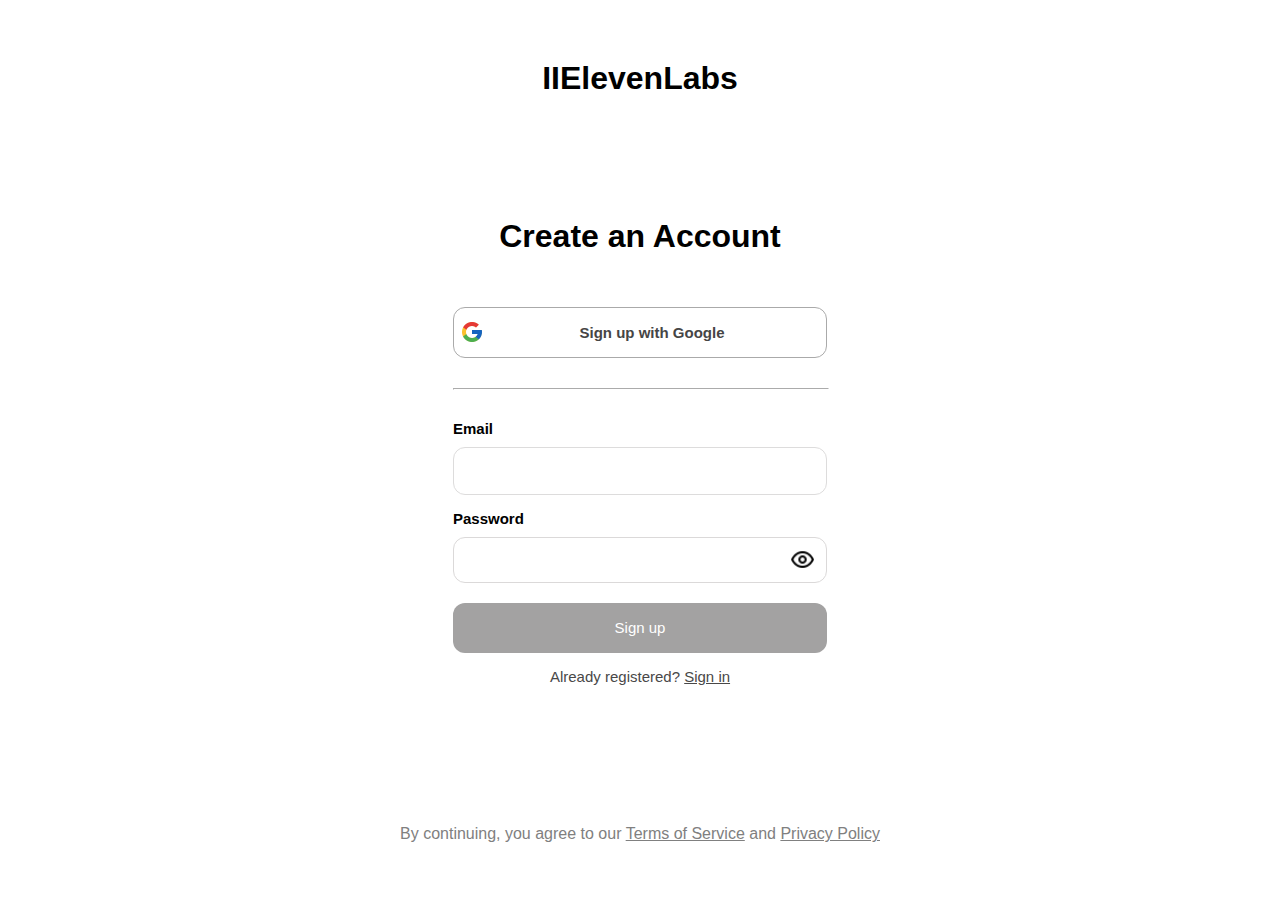
<file: 1.HTMLandCSS/IIELEVANLABS/index.html>
<!DOCTYPE html>
<html lang="en">

<head>
    <meta charset="UTF-8">
    <meta name="viewport" content="width=device-width, initial-scale=1.0">
    <link rel="stylesheet" href="solution.css">
    <title>IIElevenLabs</title>
</head>

<body>
    <center style="margin-top: 60px;">
        <h1>IIElevenLabs</h1>
    </center>
    <div class="page">
        <div class="container">
            <div class="content">
                <div style="display: flex; justify-content: center; margin: 30px 30px;">
                    <h1>Create an Account</h1>
                </div>
                <button
                    style="display: grid; grid-template-columns: 1fr 14fr; border-radius: 12px; background-color: white; border: 1px solid rgb(170, 170, 170); align-items: center;">
                    <img style="height: 24px;  margin: 0%; padding: 0%;" src="./icons8-google-48.png" alt="">
                    <p style="font-size: 15px; color: rgb(70, 69, 69); font-weight: 600;">Sign up with Google</p>
                </button>
                <hr style="border-color: rgb(255, 255, 255); width: 100%; margin: 30px 0;">
                <label for="" style="font-size: 15px; font-weight: 600;">Email</label>
                <input type=""
                    style="border-radius: 12px; border: 1px solid rgb(221, 220, 220); height: 44px; margin-top: 10px; padding-left: 17px; font-size: 15px;">
                <label for="" style="margin-top: 15px; font-size: 15px; font-weight: 600;">Password</label>
                <div style=" height: 44px; margin-top: 10px; display: flex; justify-content: space-evenly; align-items: center; border-radius: 12px; border: 1px solid rgb(219, 217, 217); gap: 110px;">
                    <input type="" style="border: none; font-size: 15px; height: 40px;  width: inherit;">
                    <img style="height: 25px;" src="./icons8-eye-24.png" alt="">
                </div>
                <button
                    style="border: none; background-color: rgb(163, 162, 162);  border-radius: 12px; margin-top: 20px; height: 50px; color: white; font-size: 15px; font-weight: 500;">Sign
                    up</button>
                <div
                    style="display: flex; justify-content: center; font-size: 15px; color: rgb(73, 72, 72);font-weight: 500;">
                    <p>Already registered? <u>Sign in</u></p>
                </div>
            </div>
        </div>
    </div>
    <center>
        <h4 style="color: gray; font-weight: 500; margin-top: 6%;">By continuing, you agree to our <u>Terms of Service</u> and <u>Privacy Policy</u></h4>
    </center>
</body>

</html>
</file>
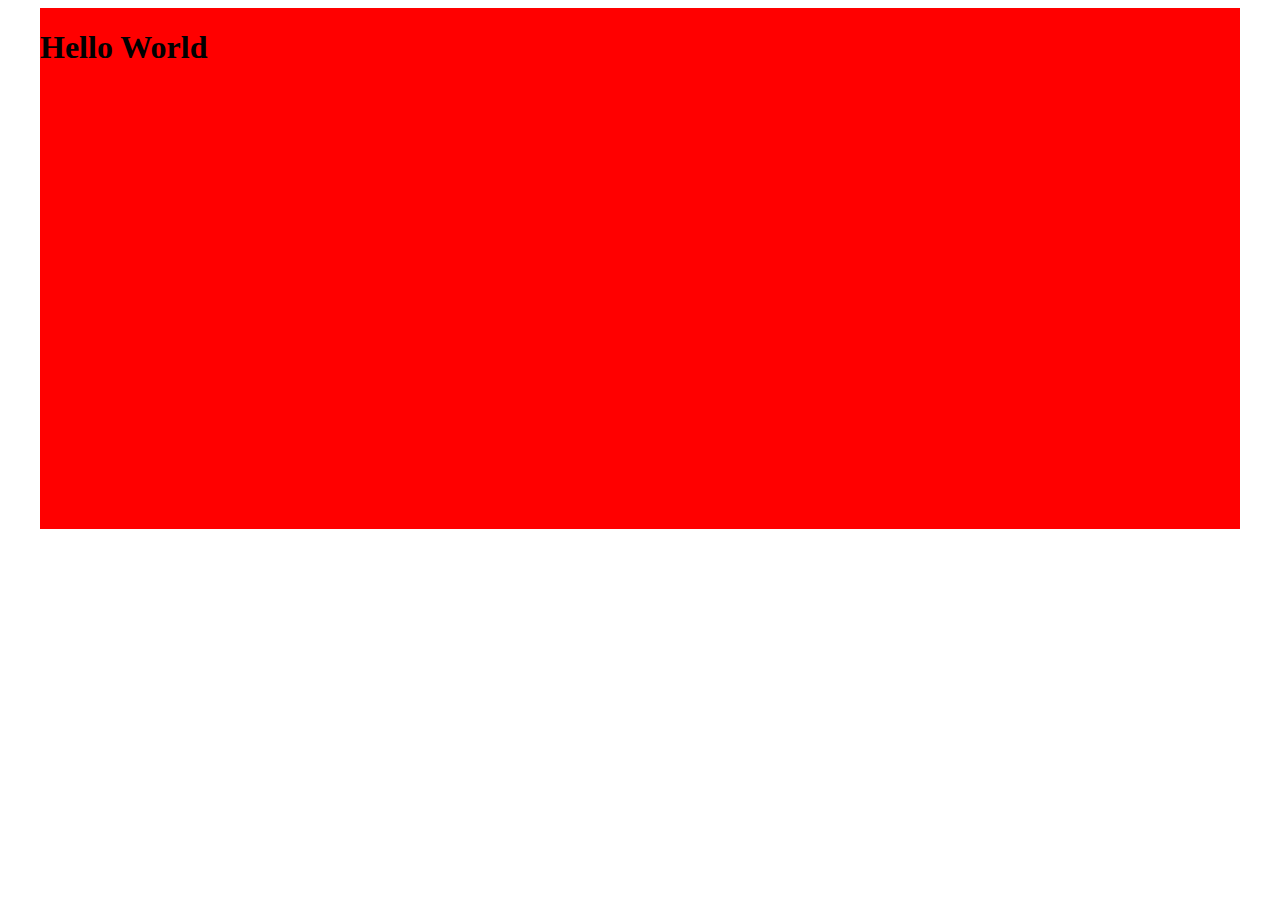
<file: HTML-CSS-Assignments/assignment-1/problems/0-horizontal-align/index.html>
<!DOCTYPE html>
<html lang="en">

<head>
    <meta charset="UTF-8">
    <meta name="viewport" content="width=device-width, initial-scale=1.0">
    <title>Horizontal Align</title>
    <style>
        .container {
            width: 1200px;
            /* margin: 0px auto; */
            background-color: red;
        }

        .content {
            height: 500px;
        }
    </style>
</head>

<body>
    <div style="display: flex; justify-content: center;">
        <div class="container">
            <div class="content">
                <h1>Hello World</h1>
            </div>
        </div>
    </div>

</body>

</html>
</file>
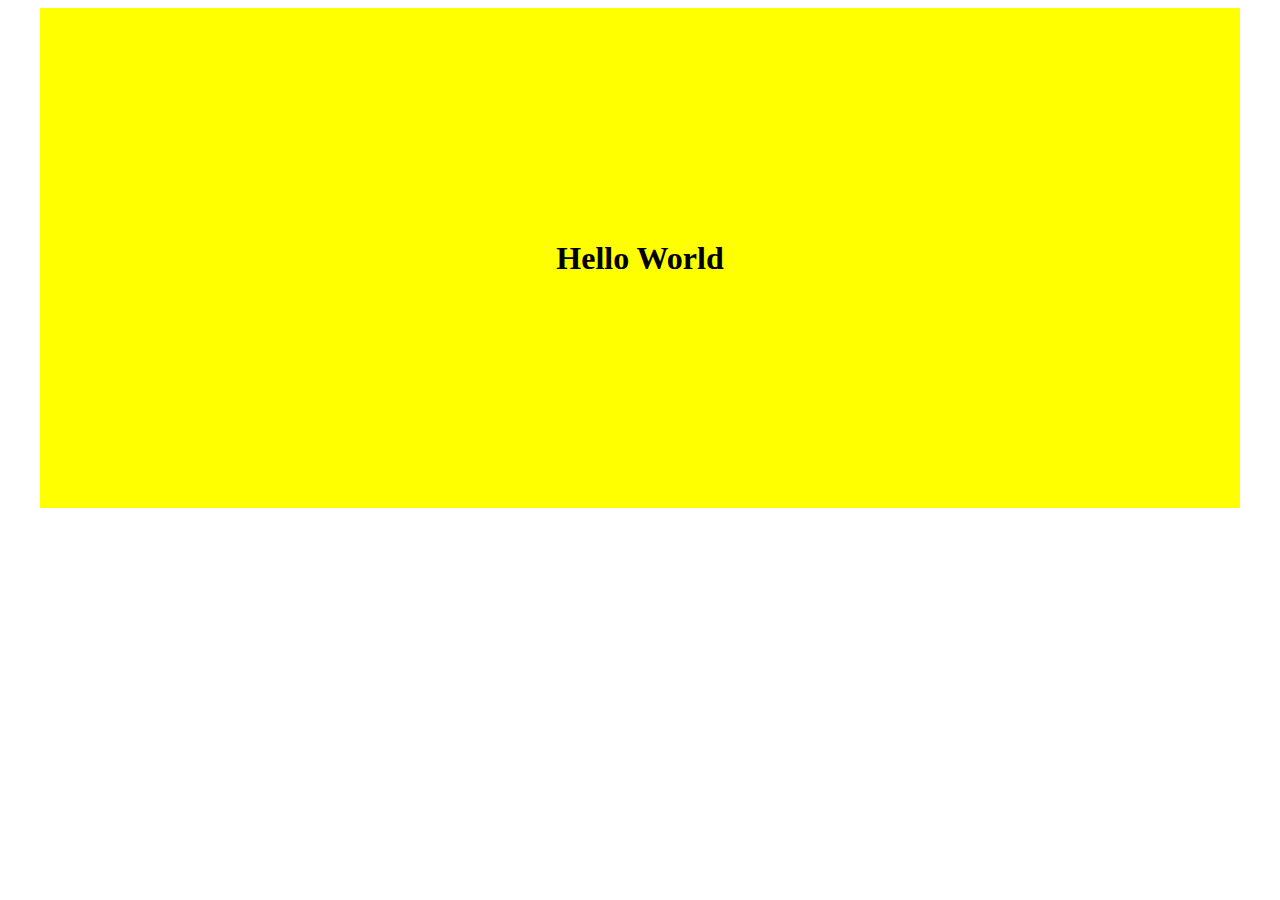
<file: HTML-CSS-Assignments/assignment-1/problems/1-vertical-align/index.html>
<!DOCTYPE html>
<html lang="en">

<head>
    <meta charset="UTF-8">
    <meta name="viewport" content="width=device-width, initial-scale=1.0">
    <title>Horizontal Align</title>
    <style>
        .container {
            width: 1200px;
            margin: 0 auto;
            background-color: red;
        }
        .content {
            height: 500px;
        }
        .vertical-center {
            display: flex;
            justify-content: center;
            height: 100%;
            flex-direction: column;
        }
        .horizontal-center {
            margin: 0 auto;
        }
    </style>
</head>

<body>
    <div class="container">
        <div class="content">
            <div class="vertical-center" style="background-color: yellow;">
                <div class="horizontal-center">
                    <h1>Hello World</h1>
                </div>
            </div>
        </div>
    </div>
</body>

</html>
</file>
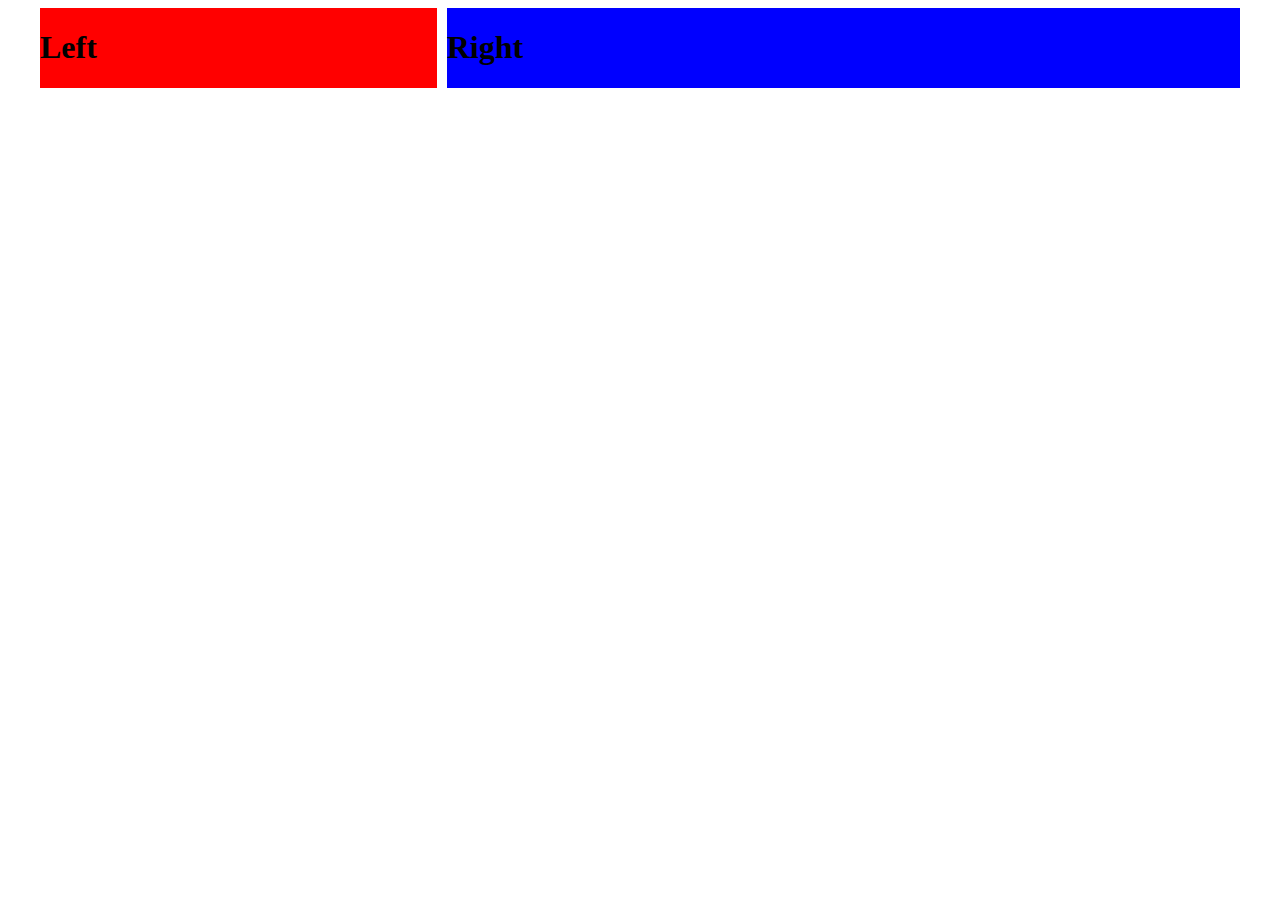
<file: HTML-CSS-Assignments/assignment-1/problems/3-grid-layout/index.html>
<!DOCTYPE html>
<html lang="en">

<head>
    <meta charset="UTF-8">
    <meta name="viewport" content="width=device-width, initial-scale=1.0">
    <title>Grid Layout</title>
    <style>
        .container {
            width: 1200px;
            margin: 0 auto;
            display: grid;
            grid-template-columns: 1fr 2fr;
            gap: 10px;  
        }

        .left {
            background-color: red;
        }

        .right {
            background-color: blue;
        }
    </style>
</head>

<body>
    <div class="container">
        <div class="left">
            <h1>Left</h1>
        </div>
        <div class="right">
            <h1>Right</h1>
        </div>
    </div>
</body>

</html>
</file>
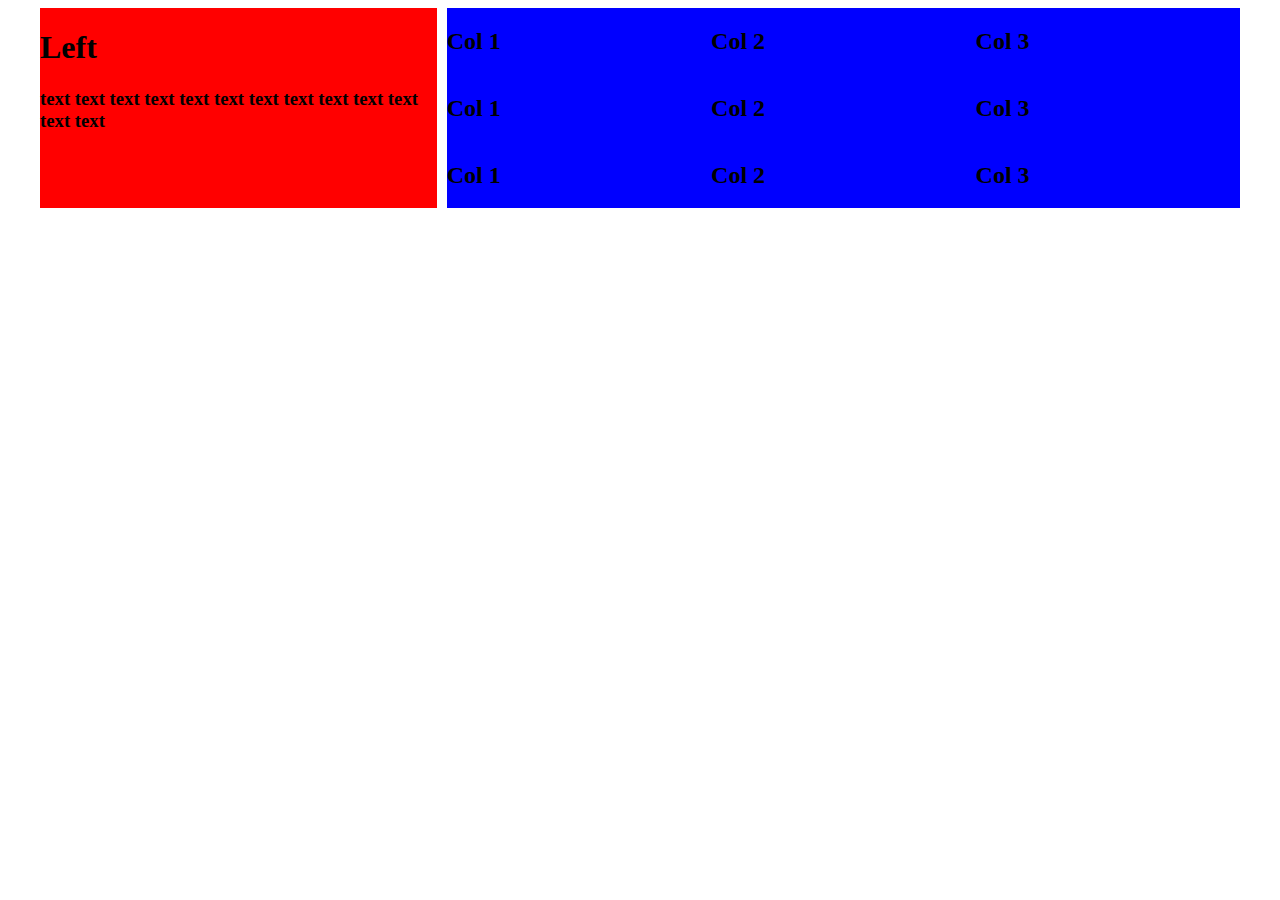
<file: HTML-CSS-Assignments/assignment-1/problems/4-more-complicated-grid/index.html>
<!DOCTYPE html>
<html lang="en">

<head>
    <meta charset="UTF-8">
    <meta name="viewport" content="width=device-width, initial-scale=1.0">
    <title>Grid Layout</title>
    <style>
        .container {
            width: 1200px;
            margin: 0 auto;
            display: grid;
            grid-template-columns: 1fr 2fr;
            gap: 10px;
        }

        .left {
            background-color: red;
        }

        .right {
            background-color: blue;
        }
        .vertical-center {
            display: flex;
            justify-content: center;
            align-items: center;
            height: 100%;
        }
        .horizontal-center {
            margin: 0 auto;
        }
        .grid1 {
            display: grid;
            grid-template-columns: 1fr 1fr 1fr;
        }
    </style>
</head>

<body>
    <div class="container">
        <div class="left">
            <div>
                <div class="horizontal-center">
                    <h1>Left</h1>
                </div>
                <div>
                    <h3>
                    text text text text text text text text text text text text text
                    </h3>
                </div>
            </div>
        </div>
        <div class="right">
            <div class="grid1">
                <h2>Col 1</h2>
                <h2>Col 2</h2>
                <h2>Col 3</h2>
                <h2>Col 1</h2>
                <h2>Col 2</h2>
                <h2>Col 3</h2>
                <h2>Col 1</h2>
                <h2>Col 2</h2>
                <h2>Col 3</h2>
            </div>
        </div>
    </div>
</body>

</html>
</file>
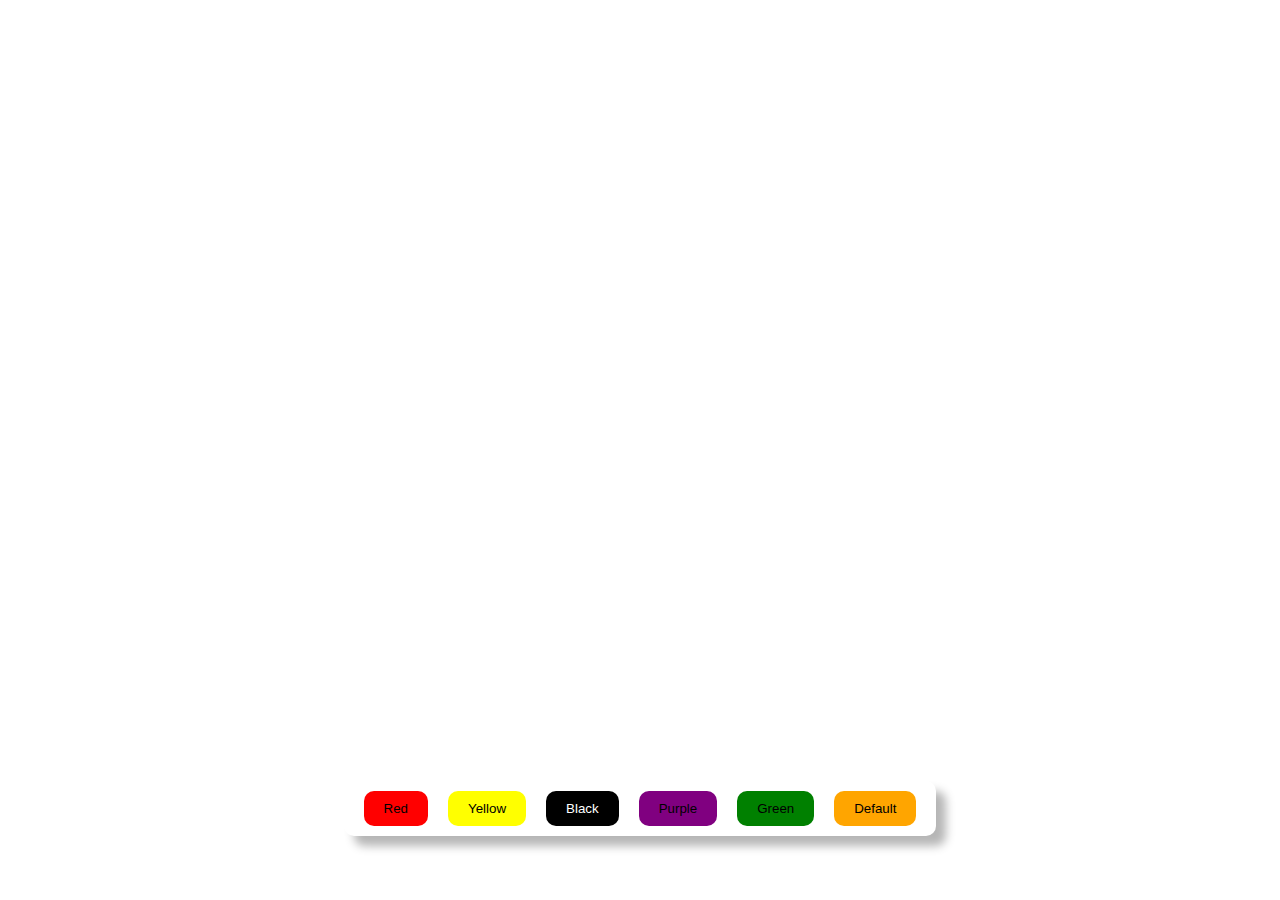
<file: HTML-CSS-Assignments/assignment-2/easy/bg-color-changer/index.html>
<!DOCTYPE html>
<html lang="en">
<head>
    <meta charset="UTF-8">
    <meta name="viewport" content="width=device-width, initial-scale=1.0">
    <title>Document</title>
    <link rel="stylesheet" href="index.css">
</head>
<body id="shareer">
    <div id="page">
        <div class="buttons">
            <button onclick="changeBgColor('red')" style="cursor: pointer; border: none; border-radius: 10px; background-color: red; padding: 10px 20px;">Red</button>
            <button onclick="changeBgColor('yellow')" style="cursor: pointer; border: none; border-radius: 10px; background-color: yellow; padding: 10px 20px;">Yellow</button>
            <button onclick="changeBgColor('black')" style="cursor: pointer; border: none; border-radius: 10px; background-color: black; padding: 10px 20px; color: white;">Black</button>
            <button onclick="changeBgColor('purple')" style="cursor: pointer; border: none; border-radius: 10px; background-color: purple; padding: 10px 20px;">Purple</button>
            <button onclick="changeBgColor('green')" style="cursor: pointer; border: none; border-radius: 10px; background-color: green; padding: 10px 20px;">Green</button>
            <button onclick="changeBgColor('white')" style="cursor: pointer; border: none; border-radius: 10px; background-color: orange; padding: 10px 20px;">Default</button>
        </div>
    </div>
    <script>
        function changeBgColor(color){
            document.getElementById("shareer").style.backgroundColor = color;
        }
    </script>
</body>
</html>
</file>
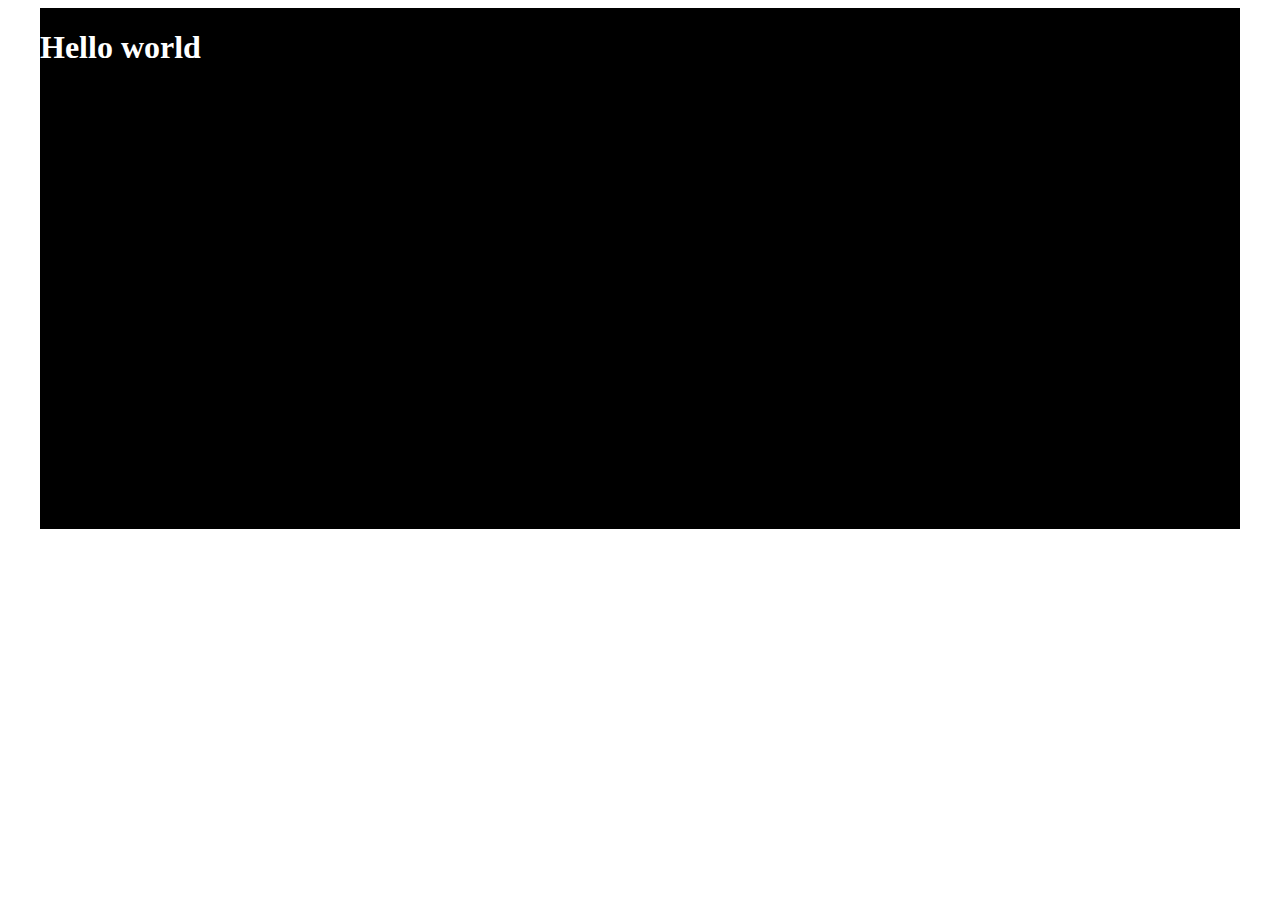
<file: HTML-CSS-Assignments/assignment-1/problems/0-horizontal-align/solution.html>
<!DOCTYPE html>
<html lang="en">
<head>
    <meta charset="UTF-8">
    <meta name="viewport" content="width=device-width, initial-scale=1.0">
    <title>Document</title>
    <style>
        .page{
            display: flex;
            justify-content: center;
        }
        .container{
            width: 1200px;
            background-color: black;
        }
        .content{
            height: 500px;
            color: white;
        }
    </style>
</head>
<body>
     <div class="page">
        <div class="container">
            <div class="content">
                <h1>Hello world</h1>
            </div>
        </div>
     </div>
</body>
</html>
</file>
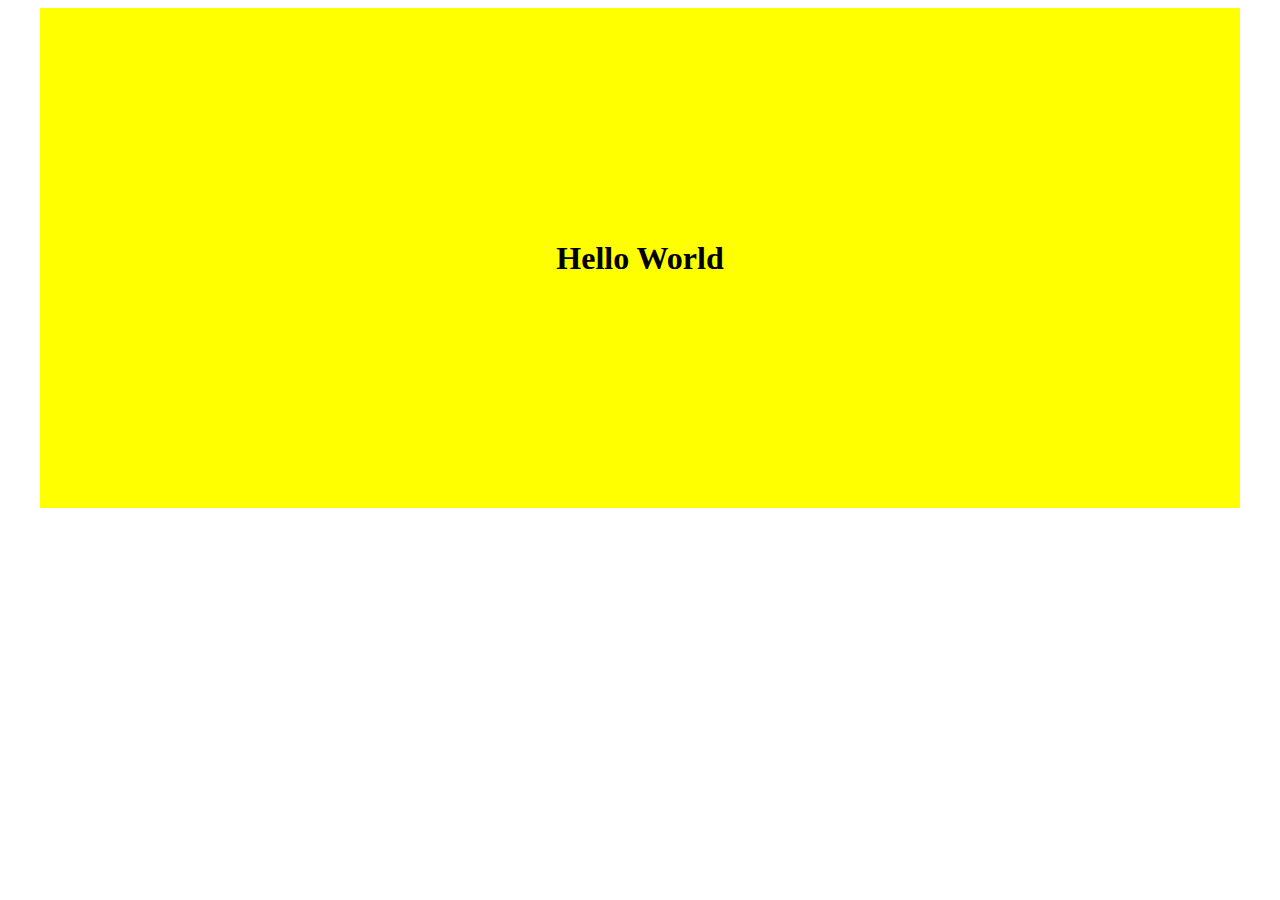
<file: HTML-CSS-Assignments/assignment-1/problems/1-vertical-align/solution.html>
<!DOCTYPE html>
<html lang="en">
<head>
    <meta charset="UTF-8">
    <meta name="viewport" content="width=device-width, initial-scale=1.0">
    <title>Document</title>
    <style>
        .page{
            display: flex;
            justify-content: center;
        }
        .container{
            width: 1200px;
            height: 500px;
            background-color: yellow;
            display: flex;
            justify-content: center;
            align-items: center;
        }
    </style>
</head>
<body>
    <div class="page">
        <div class="container">
            <h1>Hello World</h1>
        </div>
    </div>
</body>
</html>
</file>
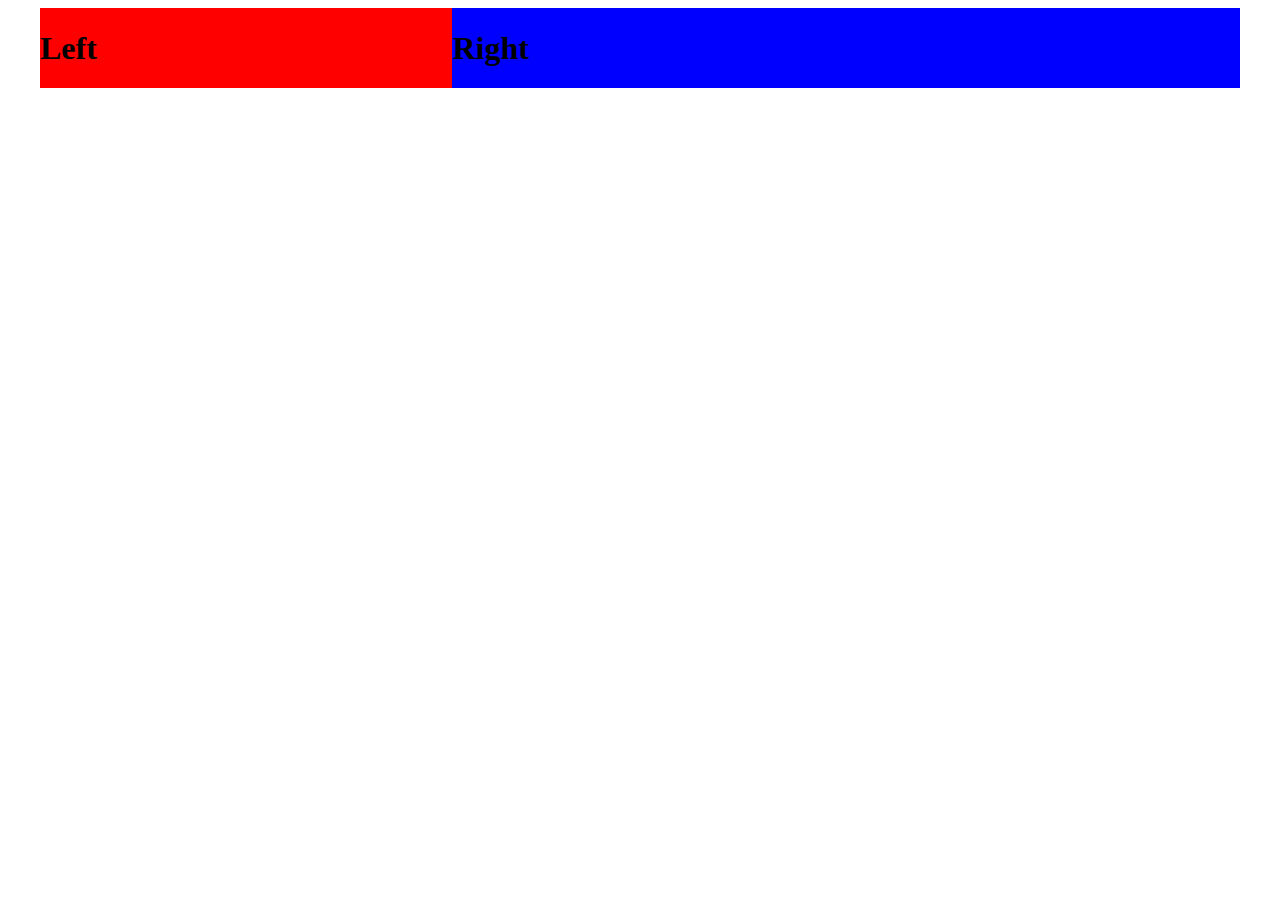
<file: HTML-CSS-Assignments/assignment-1/problems/2-flex-layout/solution.html>
<!DOCTYPE html>
<html lang="en">
<head>
    <meta charset="UTF-8">
    <meta name="viewport" content="width=device-width, initial-scale=1.0">
    <title>Document</title>
    <style>
        .page{
            display: flex;
            justify-content: center;
        }
        .container{
            display: flex;
            width: 100%;
            max-width: 1200px;
            height: 80px;
        }
        .left{
            display: flex;
            flex-grow: 1;
            align-items: center;
            background-color: red;
        }
        .right{
            display: flex;
            flex-grow: 2;
            align-items: center;
            background-color: blue;
        }
    </style>
</head>
<body>
        <div class="page">
            <div class="container">
                <div class="left"><h1>Left</h1></div>
                <div class="right"><h1>Right</h1></div>
            </div>
        </div>
</body>
</html>
</file>
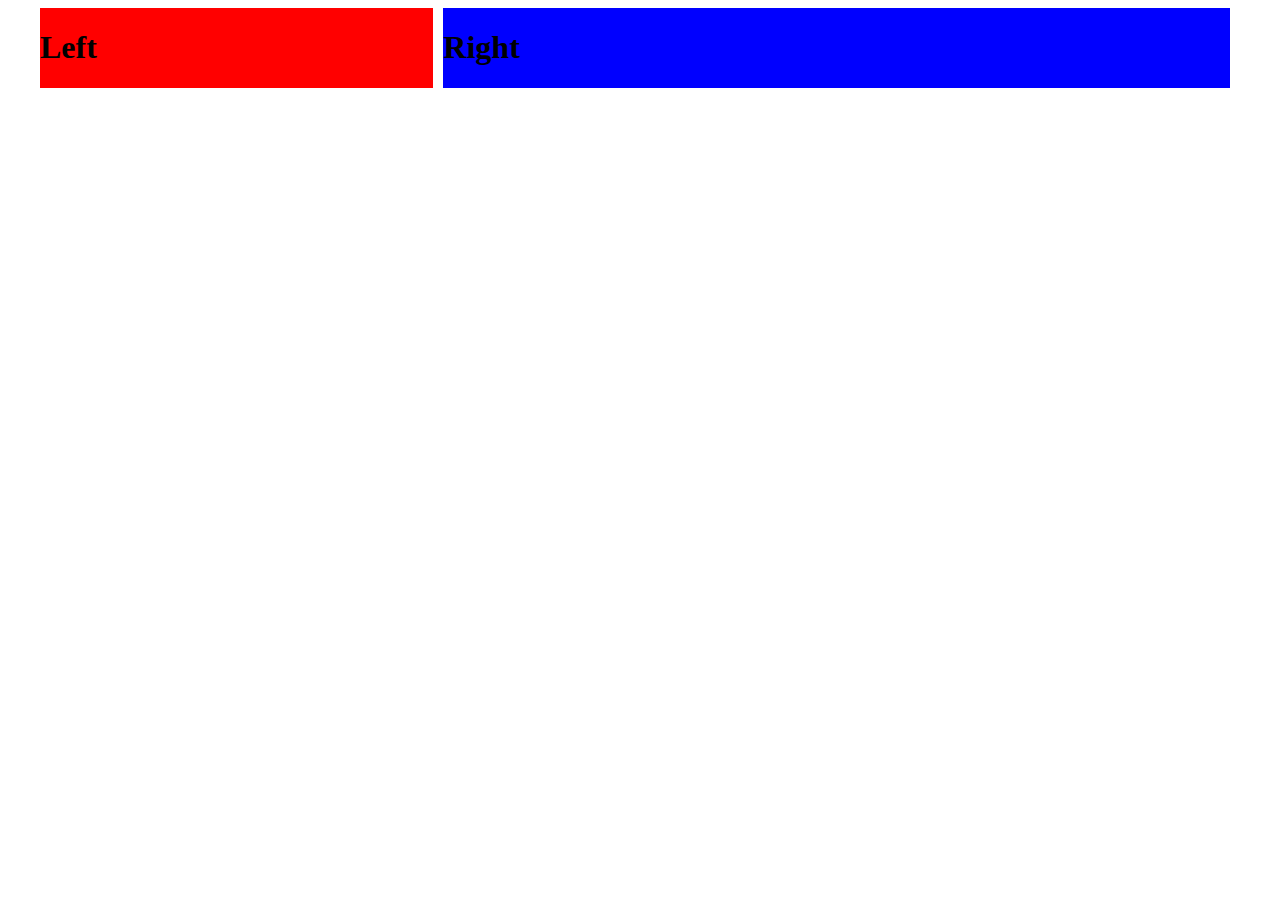
<file: HTML-CSS-Assignments/assignment-1/problems/3-grid-layout/solution.html>
<!DOCTYPE html>
<html lang="en">

<head>
    <meta charset="UTF-8">
    <meta name="viewport" content="width=device-width, initial-scale=1.0">
    <title>Document</title>
    <style>
        .page {
            display: flex;
            justify-content: center;
        }

        .container {
            display: grid;
            width: 100%;
            max-width: 1200px;
            grid-template-columns: 1fr 2fr auto;
            gap: 10px;
        }

        .left {
            background-color: red;
        }

        .right {
            background-color: blue;
        }
    </style>
</head>

<body>
    <div class="page">
        <div class="container">
            <div class="left">
                <h1>Left</h1>
            </div>
            <div class="right">
                <h1>Right</h1>
            </div>
        </div>
    </div>
</body>

</html>
</file>
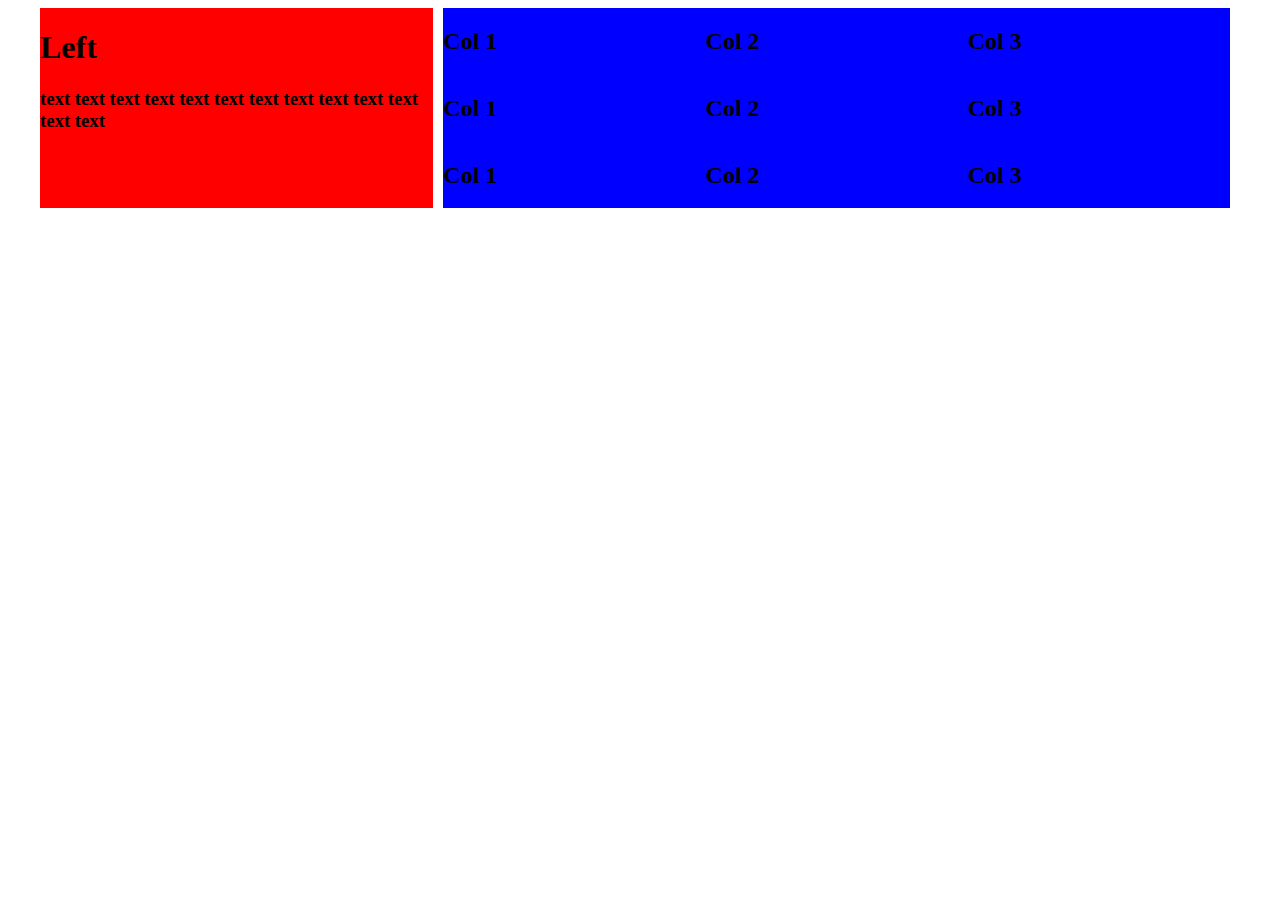
<file: HTML-CSS-Assignments/assignment-1/problems/4-more-complicated-grid/solution.html>
<!DOCTYPE html>
<html lang="en">
<head>
    <meta charset="UTF-8">
    <meta name="viewport" content="width=device-width, initial-scale=1.0">
    <title>Document</title>
    <style>
        .page{
            display: flex;
            justify-content: center;
        }
        .container{
            width: 100%;
            max-width: 1200px;
            display: grid;
            grid-template-columns: 1fr 2fr auto;
            gap: 10px;
        }
        .left{
            background-color: red;
            grid-template-rows: auto auto auto;
            display: grid;
        }
        .right{
            background-color: blue;
            display: grid;
            grid-template-columns: 1fr 1fr 1fr;
        }
    </style>
</head>
<body>
    <div class="page">
        <div class="container">
            <div class="left">
                <div>
                    <div>
                        <h1>Left</h1>
                    </div>
                    <div>
                        <h3>text text text text text text text text text text text text text</h3>
                    </div>
                </div>
            </div>
            <div class="right">
                <h2>Col 1</h2>
                <h2>Col 2</h2>
                <h2>Col 3</h2>
                <h2>Col 1</h2>
                <h2>Col 2</h2>
                <h2>Col 3</h2>
                <h2>Col 1</h2>
                <h2>Col 2</h2>
                <h2>Col 3</h2>
            </div>
        </div>
    </div>
</body>
</html>
</file>
<file: 1.HTMLandCSS/IIELEVANLABS/solution.css>
body{
    font-family: Inter, -apple-system, BlinkMacSystemFont, "Segoe UI", Roboto, sans-serif;
    margin: 0%;
    padding: 0%;
}

.page{
    font-family: Inter, -apple-system, BlinkMacSystemFont, "Segoe UI", Roboto, sans-serif;
    display: flex;
    justify-content: center;
    flex-direction: row;
    height: 70vh;
}

.container{
    display: flex;
    flex-direction: column;
    justify-content: center;
    align-items: center;
}

.content{
    display: flex;
    justify-content: center;
    flex-direction: column;
    align-self: center;
}

input:focus {
  border: none;
  outline: none; /* Recommended: also removes the default browser highlight */
}
</file>
<file: HTML-CSS-Assignments/assignment-2/easy/bg-color-changer/index.css>
body{
    margin: 0%;
    padding: 0%;
}

#page{
    display: flex;
    flex-direction: column;
    justify-content: flex-end;
    align-items: center;
    width: 100vw;
    height: 100vh;
}

.buttons{
    background-color: white;
    display: flex;
    gap: 20px;
    border: none;
    box-shadow: 10px 10px 10px rgb(182, 182, 182);
    padding: 10px 20px;
    border-radius: 10px;
    margin-bottom: 5%;
}
</file>
